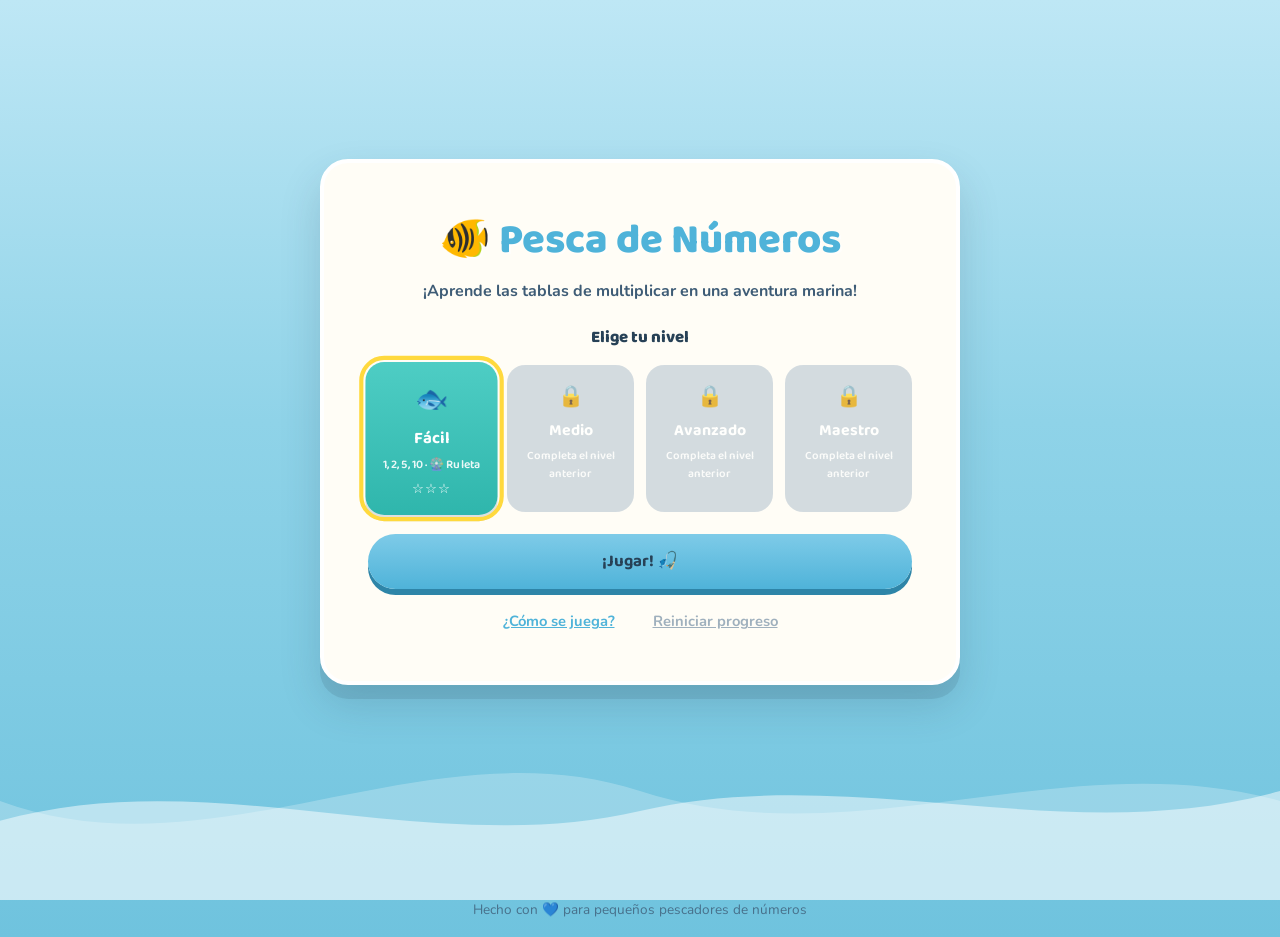
<file: index.html>
<!DOCTYPE html>
<html lang="es">
<head>
<meta charset="UTF-8">
<meta name="viewport" content="width=device-width, initial-scale=1.0, maximum-scale=1, user-scalable=no">
<title>🎣 Pesca de Números — Aprende las tablas de multiplicar</title>
<meta name="description" content="Juego educativo de aventura marina para aprender las tablas de multiplicar del 1 al 10, incluyendo la regla del cero.">

<!-- Tipografías redondas y amigables para niños (Google Fonts) -->
<link rel="preconnect" href="https://fonts.googleapis.com">
<link rel="preconnect" href="https://fonts.gstatic.com" crossorigin>
<link href="https://fonts.googleapis.com/css2?family=Baloo+2:wght@500;600;700;800&family=Nunito:wght@400;600;700;800&display=swap" rel="stylesheet">

<link rel="icon" href="data:image/svg+xml,<svg xmlns=%22http://www.w3.org/2000/svg%22 viewBox=%220 0 100 100%22><text y=%22.9em%22 font-size=%2290%22>🐟</text></svg>">
<link rel="stylesheet" href="css/style.css">
</head>
<body>

<!-- Fondo decorativo de olas (SVG inline, sin dependencias externas) -->
<div class="ocean-bg" aria-hidden="true">
  <svg class="wave wave-back" viewBox="0 0 1440 200" preserveAspectRatio="none">
    <path d="M0,100 C 240,180 480,20 720,90 C 960,160 1200,40 1440,100 L1440,200 L0,200 Z"></path>
  </svg>
  <svg class="wave wave-front" viewBox="0 0 1440 200" preserveAspectRatio="none">
    <path d="M0,120 C 240,60 480,160 720,110 C 960,60 1200,150 1440,90 L1440,200 L0,200 Z"></path>
  </svg>
  <span class="bubble b1">🫧</span>
  <span class="bubble b2">🫧</span>
  <span class="bubble b3">🫧</span>
</div>

<main id="app" role="main">

  <!-- ============ PANTALLA 1: INICIO ============ -->
  <section id="screen-start" class="screen active" aria-label="Pantalla de inicio">
    <div class="card start-card">
      <h1 class="game-title">
        <span class="title-fish">🐠</span> Pesca de Números
      </h1>
      <p class="game-subtitle">¡Aprende las tablas de multiplicar en una aventura marina!</p>

      <div class="level-select" id="level-select">
        <h2 class="section-label">Elige tu nivel</h2>
        <div class="level-grid" id="level-grid">
          <!-- Los botones de nivel se generan dinámicamente en game.js -->
        </div>
      </div>

      <button id="btn-play" class="btn btn-primary btn-huge">
        <span>¡Jugar! </span><span aria-hidden="true">🎣</span>
      </button>

      <div class="start-footer">
        <button id="btn-how-to-play" class="btn-link">¿Cómo se juega?</button>
        <button id="btn-reset-progress" class="btn-link btn-link-muted">Reiniciar progreso</button>
      </div>
    </div>
  </section>

  <!-- ============ PANTALLA 2: CÓMO JUGAR ============ -->
  <section id="screen-help" class="screen" aria-label="Instrucciones">
    <div class="card help-card">
      <h2 class="section-title">🎓 ¿Cómo se juega?</h2>
      <ul class="help-list">
        <li><span class="help-icon">🎡</span> <b>Nivel 1:</b> gira la ruleta para descubrir tu problema.</li>
        <li><span class="help-icon">🚤</span> <b>Nivel 2:</b> dispara al blanco flotante con la respuesta correcta.</li>
        <li><span class="help-icon">📦</span> <b>Nivel 3:</b> rompe la caja del carguero y elige la respuesta correcta.</li>
        <li><span class="help-icon">🌊</span> <b>Nivel 4:</b> ¡mezcla de los tres, contra el tiempo!</li>
        <li><span class="help-icon">❤️</span> Tienes 3 vidas. Si fallas, ¡pierdes una!</li>
        <li><span class="help-icon">0️⃣</span> Recuerda: cualquier número multiplicado por 0 es siempre 0.</li>
        <li><span class="help-icon">🏆</span> Completa los 20 problemas para ganar estrellas y desbloquear el siguiente nivel.</li>
      </ul>
      <button class="btn btn-secondary" id="btn-help-back">Entendido, ¡a jugar!</button>
    </div>
  </section>

  <!-- ============ PANTALLA 3: NIVEL 1 — RULETA ============ -->
  <section id="screen-wheel" class="screen" aria-label="Ruleta de problemas">
    <div class="card wheel-card">
      <button class="btn-back js-btn-back" aria-label="Volver al menú">⬅️ Menú</button>
      <div class="hud">
        <div class="hud-item js-hud-level-name">Nivel</div>
        <div class="hud-item hud-lives js-hud-lives">❤️❤️❤️</div>
        <div class="hud-item js-hud-progress">0 / 20</div>
        <div class="hud-item hud-timer js-hud-timer" hidden>⏱️ --</div>
      </div>

      <h2 class="wheel-title">¡Gira la ruleta!</h2>

      <div class="wheel-wrapper">
        <div class="wheel-pointer" aria-hidden="true">▼</div>
        <svg id="wheel" class="wheel" viewBox="0 0 300 300" aria-hidden="true"></svg>
        <div class="wheel-hub">🎣</div>
      </div>

      <button id="btn-spin" class="btn btn-primary btn-huge">¡Girar! 🌀</button>
    </div>
  </section>

  <!-- ============ PANTALLA 4: PREGUNTA (usada tras la ruleta) ============ -->
  <section id="screen-quiz" class="screen" aria-label="Pregunta de multiplicación">
    <div class="card quiz-card">
      <button class="btn-back js-btn-back" aria-label="Volver al menú">⬅️ Menú</button>
      <div class="hud">
        <div class="hud-item js-hud-level-name">Nivel</div>
        <div class="hud-item hud-lives js-hud-lives">❤️❤️❤️</div>
        <div class="hud-item js-hud-progress">0 / 20</div>
        <div class="hud-item hud-timer js-hud-timer" hidden>⏱️ --</div>
      </div>

      <!-- Estanque de progreso: peces pescados -->
      <div class="pond js-pond" aria-label="Progreso: peces pescados"></div>

      <div class="problem-box">
        <div class="problem-fish" aria-hidden="true">🐡</div>
        <div class="problem-text" id="problem-text">? × ? = ?</div>
      </div>

      <div class="answers-grid" id="answers-grid">
        <!-- Botones de respuesta generados dinámicamente -->
      </div>

      <div class="feedback" id="feedback" aria-live="polite"></div>
    </div>
  </section>

  <!-- ============ PANTALLA 5: NIVEL 2 — DISPARO SUBMARINO ============ -->
  <section id="screen-shoot" class="screen" aria-label="Nivel de disparo submarino">
    <div class="card shoot-card">
      <button class="btn-back js-btn-back" aria-label="Volver al menú">⬅️ Menú</button>
      <div class="hud">
        <div class="hud-item js-hud-level-name">Nivel</div>
        <div class="hud-item hud-lives js-hud-lives">❤️❤️❤️</div>
        <div class="hud-item js-hud-progress">0 / 20</div>
        <div class="hud-item hud-timer js-hud-timer" hidden>⏱️ --</div>
      </div>

      <div class="pond js-pond" aria-label="Progreso"></div>

      <div class="problem-box shoot-problem">
        <div class="problem-text" id="shoot-problem-text">? × ? = ?</div>
      </div>
      <p class="mode-hint">🎯 ¡Toca el blanco con la respuesta correcta!</p>

      <div class="sea-scene" id="sea-scene">
        <div class="ship" aria-hidden="true">🚤</div>
        <!-- Los blancos (minas numeradas) se generan dinámicamente -->
      </div>

      <div class="feedback" id="shoot-feedback" aria-live="polite"></div>
    </div>
  </section>

  <!-- ============ PANTALLA 6: NIVEL 3 — CAJAS DE CARGUERO ============ -->
  <section id="screen-crate" class="screen" aria-label="Nivel de cajas de carguero">
    <div class="card crate-card">
      <button class="btn-back js-btn-back" aria-label="Volver al menú">⬅️ Menú</button>
      <div class="hud">
        <div class="hud-item js-hud-level-name">Nivel</div>
        <div class="hud-item hud-lives js-hud-lives">❤️❤️❤️</div>
        <div class="hud-item js-hud-progress">0 / 20</div>
        <div class="hud-item hud-timer js-hud-timer" hidden>⏱️ --</div>
      </div>

      <div class="pond js-pond" aria-label="Progreso"></div>

      <div class="crate-scene" id="crate-scene">
        <span class="crate-deco crate-deco-1" aria-hidden="true">📦</span>
        <span class="crate-deco crate-deco-2" aria-hidden="true">📦</span>
        <button class="crate" id="crate-box" aria-label="Romper la caja">📦</button>
        <p class="mode-hint" id="crate-hint">🚢 ¡Toca la caja para romperla!</p>
      </div>

      <div class="crate-question" id="crate-question" hidden>
        <div class="problem-box">
          <div class="problem-text" id="crate-problem-text">? × ? = ?</div>
        </div>
        <div class="answers-grid" id="crate-answers-grid"></div>
      </div>

      <div class="feedback" id="crate-feedback" aria-live="polite"></div>
    </div>
  </section>

  <!-- ============ PANTALLA 7: NIVEL COMPLETADO ============ -->
  <section id="screen-victory" class="screen" aria-label="Nivel completado">
    <div class="card victory-card">
      <div class="confetti" id="confetti" aria-hidden="true"></div>
      <h2 class="victory-title">🎉 ¡Nivel completado!</h2>
      <div class="stars-row" id="stars-row">
        <span class="star">⭐</span>
        <span class="star">⭐</span>
        <span class="star">⭐</span>
      </div>
      <p class="victory-message" id="victory-message">¡Excelente trabajo, pescador de números!</p>

      <div class="stats-grid">
        <div class="stat">
          <span class="stat-value" id="stat-correct">0</span>
          <span class="stat-label">Correctas ✅</span>
        </div>
        <div class="stat">
          <span class="stat-value" id="stat-wrong">0</span>
          <span class="stat-label">Incorrectas ❌</span>
        </div>
        <div class="stat">
          <span class="stat-value" id="stat-time">0s</span>
          <span class="stat-label">Tiempo ⏱️</span>
        </div>
      </div>

      <div class="victory-actions">
        <button id="btn-retry" class="btn btn-secondary">🔁 Repetir nivel</button>
        <button id="btn-next-level" class="btn btn-primary">Siguiente nivel ➡️</button>
        <button id="btn-menu-from-victory" class="btn btn-link-btn">🏠 Menú principal</button>
      </div>
    </div>
  </section>

  <!-- ============ PANTALLA 8: JUEGO TERMINADO (sin vidas) ============ -->
  <section id="screen-gameover" class="screen" aria-label="Juego terminado">
    <div class="card gameover-card">
      <h2 class="gameover-title">🌊 ¡Te quedaste sin vidas!</h2>
      <p class="gameover-message" id="gameover-message">No te preocupes, ¡cada pescador experto también falla! Inténtalo de nuevo.</p>
      <div class="stats-grid">
        <div class="stat">
          <span class="stat-value" id="stat-correct-go">0</span>
          <span class="stat-label">Correctas ✅</span>
        </div>
        <div class="stat">
          <span class="stat-value" id="stat-wrong-go">0</span>
          <span class="stat-label">Incorrectas ❌</span>
        </div>
      </div>
      <div class="victory-actions">
        <button id="btn-retry-go" class="btn btn-primary">🔁 Intentar de nuevo</button>
        <button id="btn-menu-from-gameover" class="btn btn-link-btn">🏠 Menú principal</button>
      </div>
    </div>
  </section>

</main>

<footer class="site-footer">
  Hecho con 💙 para pequeños pescadores de números
</footer>

<script src="js/game.js"></script>
</body>
</html>
</file>
<file: css/style.css>
/* =========================================================
   PESCA DE NÚMEROS — Hoja de estilos principal
   Tema: aventura marina | Paleta: pastel alegre
   ========================================================= */

:root {
  /* Paleta pastel */
  --sky:        #7ECBE8;
  --sky-deep:   #4FB3D9;
  --aqua:       #4ECDC4;
  --aqua-deep:  #2FB6AC;
  --sun:        #FFD93D;
  --sun-deep:   #F5B700;
  --orange:     #FFB570;
  --orange-deep:#FF9A4D;
  --coral:      #FF6B6B;
  --coral-deep: #F14C4C;
  --ink:        #274156;
  --ink-soft:   #3E5C76;
  --white:      #FFFFFF;
  --cream:      #FFFDF6;
  --success:    #4CD787;
  --wood:       #C88B4A;
  --wood-deep:  #A96A2E;
  --shadow:     0 6px 0 rgba(39, 65, 86, 0.15);

  --radius-lg: 28px;
  --radius-md: 18px;
  --radius-sm: 12px;

  --font-display: 'Baloo 2', system-ui, sans-serif;
  --font-body: 'Nunito', system-ui, sans-serif;
}

* { box-sizing: border-box; }

html, body {
  margin: 0;
  padding: 0;
  min-height: 100vh;
}

body {
  font-family: var(--font-body);
  color: var(--ink);
  background: linear-gradient(180deg, #BEE7F5 0%, #8FD3E8 45%, #6FC3DE 100%);
  overflow-x: hidden;
  position: relative;
}

h1, h2, h3, .btn, .hud-item, .problem-text, .stat-value {
  font-family: var(--font-display);
}

/* =========================================================
   FONDO OCEÁNICO DECORATIVO
   ========================================================= */
.ocean-bg {
  position: fixed;
  inset: 0;
  z-index: 0;
  pointer-events: none;
  overflow: hidden;
}

.wave {
  position: absolute;
  bottom: 0;
  left: 0;
  width: 100%;
  height: 22vh;
  min-height: 140px;
}
.wave path { fill: rgba(255,255,255,0.35); }
.wave-front path { fill: rgba(255,255,255,0.5); }
.wave-back { animation: wave-drift 12s ease-in-out infinite; opacity: .7; }
.wave-front { animation: wave-drift 8s ease-in-out infinite reverse; }

@keyframes wave-drift {
  0%, 100% { transform: translateX(0); }
  50% { transform: translateX(-3%); }
}

.bubble {
  position: absolute;
  bottom: -40px;
  font-size: 1.4rem;
  opacity: 0.55;
  animation: rise 9s linear infinite;
}
.b1 { left: 12%; animation-delay: 0s; }
.b2 { left: 55%; animation-delay: 3s; font-size: 1rem; }
.b3 { left: 80%; animation-delay: 6s; font-size: 1.8rem; }

@keyframes rise {
  0%   { transform: translateY(0) translateX(0); opacity: 0; }
  10%  { opacity: 0.6; }
  100% { transform: translateY(-110vh) translateX(20px); opacity: 0; }
}

@media (prefers-reduced-motion: reduce) {
  .wave-back, .wave-front, .bubble { animation: none !important; }
}

/* =========================================================
   LAYOUT GENERAL
   ========================================================= */
#app {
  position: relative;
  z-index: 1;
  min-height: 100vh;
  display: flex;
  align-items: center;
  justify-content: center;
  padding: 24px 16px 80px;
}

.screen {
  display: none;
  width: 100%;
  max-width: 640px;
}
.screen.active {
  display: block;
  animation: screen-in .35s ease both;
}

@keyframes screen-in {
  from { opacity: 0; transform: translateY(14px) scale(.98); }
  to   { opacity: 1; transform: translateY(0) scale(1); }
}

.card {
  position: relative;
  background: var(--cream);
  border-radius: var(--radius-lg);
  padding: 28px 24px 32px;
  box-shadow: 0 14px 0 rgba(39,65,86,0.12), 0 20px 40px rgba(39,65,86,0.18);
  border: 4px solid var(--white);
  text-align: center;
}

.site-footer {
  position: relative;
  z-index: 1;
  text-align: center;
  color: var(--ink-soft);
  font-size: .85rem;
  padding-bottom: 18px;
  opacity: 0.8;
}

/* Botón "Menú" presente en las pantallas de juego */
.btn-back {
  position: absolute;
  top: 14px;
  left: 14px;
  z-index: 5;
  background: var(--white);
  border: none;
  border-radius: 100px;
  padding: 7px 14px;
  font-family: var(--font-body);
  font-weight: 800;
  font-size: .82rem;
  color: var(--ink-soft);
  cursor: pointer;
  box-shadow: 0 3px 0 rgba(39,65,86,0.15);
}
.btn-back:active { transform: translateY(2px); box-shadow: none; }

/* =========================================================
   PANTALLA DE INICIO
   ========================================================= */
.game-title {
  font-size: clamp(1.8rem, 6vw, 2.6rem);
  font-weight: 800;
  color: var(--sky-deep);
  margin: 4px 0 6px;
  text-shadow: 2px 2px 0 rgba(255,255,255,0.6);
}
.title-fish { display: inline-block; animation: bob 2.4s ease-in-out infinite; }
@keyframes bob { 0%,100%{ transform: translateY(0) rotate(0deg);} 50%{ transform: translateY(-6px) rotate(-6deg);} }

.game-subtitle {
  font-size: 1rem;
  color: var(--ink-soft);
  margin: 0 0 22px;
  font-weight: 700;
}

.section-label {
  font-size: 1.05rem;
  color: var(--ink);
  margin: 0 0 14px;
  font-weight: 800;
}

.level-select { margin-bottom: 22px; }

.level-grid {
  display: grid;
  grid-template-columns: repeat(2, 1fr);
  gap: 12px;
}

.level-btn {
  position: relative;
  border: none;
  border-radius: var(--radius-md);
  padding: 16px 10px 14px;
  font-family: var(--font-display);
  font-weight: 700;
  font-size: 1rem;
  cursor: pointer;
  color: var(--white);
  box-shadow: var(--shadow);
  transition: transform .12s ease, box-shadow .12s ease;
  display: flex;
  flex-direction: column;
  align-items: center;
  gap: 4px;
}
.level-btn:active { transform: translateY(4px); box-shadow: 0 2px 0 rgba(39,65,86,0.15); }
.level-btn .level-emoji { font-size: 1.6rem; }
.level-btn .level-sub { font-size: .72rem; font-weight: 600; opacity: .9; }

.level-btn[data-level="0"] { background: linear-gradient(180deg, var(--aqua) 0%, var(--aqua-deep) 100%); }
.level-btn[data-level="1"] { background: linear-gradient(180deg, var(--sky) 0%, var(--sky-deep) 100%); }
.level-btn[data-level="2"] { background: linear-gradient(180deg, var(--orange) 0%, var(--orange-deep) 100%); }
.level-btn[data-level="3"] { background: linear-gradient(180deg, var(--coral) 0%, var(--coral-deep) 100%); }

.level-btn.selected { outline: 4px solid var(--sun); outline-offset: 2px; transform: scale(1.04); }
.level-btn.locked { background: #C9D3DA; cursor: not-allowed; box-shadow: none; opacity: .8; }
.level-btn.locked:active { transform: none; }
.level-btn .lock-icon { font-size: 1.3rem; }

.level-stars { font-size: .8rem; letter-spacing: 1px; }

/* Botones generales */
.btn {
  font-family: var(--font-display);
  font-weight: 700;
  border: none;
  border-radius: 100px;
  cursor: pointer;
  transition: transform .12s ease, box-shadow .12s ease, filter .12s ease;
  color: var(--white);
}
.btn:active { transform: translateY(4px); }

.btn-huge {
  width: 100%;
  padding: 16px 20px;
  font-size: 1.25rem;
  background: linear-gradient(180deg, var(--sun) 0%, var(--sun-deep) 100%);
  color: var(--ink);
  box-shadow: 0 6px 0 #C98F00;
}
.btn-huge:active { box-shadow: 0 2px 0 #C98F00; }

.btn-primary {
  background: linear-gradient(180deg, var(--sky) 0%, var(--sky-deep) 100%);
  box-shadow: 0 6px 0 #2E85A8;
  padding: 14px 22px;
  font-size: 1.05rem;
}
.btn-primary:active { box-shadow: 0 2px 0 #2E85A8; }

.btn-secondary {
  background: linear-gradient(180deg, var(--aqua) 0%, var(--aqua-deep) 100%);
  box-shadow: 0 6px 0 #1F8E86;
  padding: 14px 22px;
  font-size: 1.05rem;
}
.btn-secondary:active { box-shadow: 0 2px 0 #1F8E86; }

.btn-link, .btn-link-btn {
  background: none;
  border: none;
  color: var(--sky-deep);
  font-family: var(--font-body);
  font-weight: 700;
  text-decoration: underline;
  cursor: pointer;
  font-size: .92rem;
  padding: 6px 10px;
}
.btn-link-muted { color: #9FB0BD; }

.start-footer {
  margin-top: 16px;
  display: flex;
  justify-content: center;
  gap: 18px;
  flex-wrap: wrap;
}

/* =========================================================
   PANTALLA DE AYUDA
   ========================================================= */
.section-title {
  color: var(--sky-deep);
  font-size: 1.5rem;
  margin-top: 4px;
}
.help-list {
  list-style: none;
  padding: 0;
  margin: 18px 0 24px;
  text-align: left;
  display: flex;
  flex-direction: column;
  gap: 12px;
}
.help-list li {
  background: #EAF7FB;
  border-radius: var(--radius-sm);
  padding: 12px 14px;
  font-weight: 700;
  color: var(--ink);
  display: flex;
  align-items: center;
  gap: 10px;
}
.help-icon { font-size: 1.4rem; flex-shrink: 0; }

/* =========================================================
   HUD (encabezado del juego)
   ========================================================= */
.hud {
  display: flex;
  justify-content: center;
  align-items: center;
  flex-wrap: wrap;
  gap: 8px;
  margin: 30px 0 14px;
}
.hud-item {
  background: #EAF7FB;
  border-radius: 100px;
  padding: 6px 14px;
  font-weight: 700;
  font-size: .95rem;
  color: var(--ink);
}
.hud-lives { letter-spacing: 2px; }
.hud-timer { background: #FFE9D6; color: var(--orange-deep); }
.hud-timer.warning { background: #FFD6D6; color: var(--coral-deep); animation: pulse .8s infinite; }

@keyframes pulse { 0%,100%{transform:scale(1);} 50%{transform:scale(1.08);} }

/* =========================================================
   RULETA
   ========================================================= */
.wheel-title {
  color: var(--sky-deep);
  margin: 4px 0 18px;
}
.wheel-wrapper {
  position: relative;
  width: min(280px, 78vw);
  aspect-ratio: 1/1;
  margin: 0 auto 24px;
}
.wheel-pointer {
  position: absolute;
  top: -14px;
  left: 50%;
  transform: translateX(-50%);
  font-size: 1.8rem;
  color: var(--coral-deep);
  z-index: 3;
  filter: drop-shadow(0 2px 1px rgba(0,0,0,0.2));
}
.wheel {
  width: 100%;
  height: 100%;
  border-radius: 50%;
  box-shadow: 0 0 0 8px var(--white), 0 10px 24px rgba(39,65,86,0.3);
  transition: transform 3.2s cubic-bezier(0.15, 0.85, 0.2, 1);
}
.wheel-hub {
  position: absolute;
  top: 50%;
  left: 50%;
  transform: translate(-50%, -50%);
  width: 54px;
  height: 54px;
  background: var(--white);
  border-radius: 50%;
  display: flex;
  align-items: center;
  justify-content: center;
  font-size: 1.5rem;
  box-shadow: 0 3px 8px rgba(0,0,0,0.25);
  z-index: 2;
}

/* =========================================================
   ESTANQUE / BODEGA DE PROGRESO
   ========================================================= */
.pond {
  background: linear-gradient(180deg, #C9EEF7 0%, #9FDCEE 100%);
  border-radius: var(--radius-md);
  padding: 10px 12px;
  min-height: 46px;
  display: flex;
  flex-wrap: wrap;
  align-content: flex-start;
  gap: 4px;
  margin-bottom: 16px;
  border: 3px solid var(--white);
}
.pond .fish-caught {
  font-size: 1.2rem;
  animation: pop-in .35s ease;
}
@keyframes pop-in {
  from { transform: scale(0); opacity: 0; }
  to   { transform: scale(1); opacity: 1; }
}

/* =========================================================
   PREGUNTA / PROBLEMA (común a ruleta, disparo y cajas)
   ========================================================= */
.problem-box {
  background: linear-gradient(180deg, var(--sky) 0%, var(--sky-deep) 100%);
  border-radius: var(--radius-md);
  padding: 22px 16px;
  margin-bottom: 16px;
  position: relative;
  overflow: hidden;
}
.problem-fish {
  position: absolute;
  font-size: 3rem;
  opacity: 0.25;
  top: -6px;
  right: -6px;
  transform: rotate(10deg);
}
.problem-text {
  color: var(--white);
  font-size: clamp(1.8rem, 8vw, 2.6rem);
  font-weight: 800;
  letter-spacing: 1px;
  text-shadow: 2px 2px 0 rgba(0,0,0,0.12);
  position: relative;
}

.mode-hint {
  font-weight: 700;
  color: var(--ink-soft);
  font-size: .92rem;
  margin: 0 0 12px;
}

.answers-grid {
  display: grid;
  grid-template-columns: repeat(2, 1fr);
  gap: 12px;
  margin-bottom: 16px;
}

.answer-btn {
  font-family: var(--font-display);
  font-size: 1.4rem;
  font-weight: 700;
  padding: 18px 8px;
  border: none;
  border-radius: var(--radius-md);
  background: var(--white);
  color: var(--ink);
  cursor: pointer;
  box-shadow: 0 5px 0 #D8E4EA, 0 6px 12px rgba(39,65,86,0.12);
  transition: transform .12s ease, box-shadow .12s ease, background .15s ease, color .15s ease;
}
.answer-btn:active { transform: translateY(3px); }
.answer-btn:disabled { cursor: default; }

.answer-btn.correct {
  background: var(--success);
  color: var(--white);
  box-shadow: 0 5px 0 #2FA968;
  animation: correct-pop .4s ease;
}
.answer-btn.wrong {
  background: var(--coral);
  color: var(--white);
  box-shadow: 0 5px 0 var(--coral-deep);
  animation: shake .4s ease;
}
@keyframes correct-pop {
  0% { transform: scale(1); }
  40% { transform: scale(1.08); }
  100% { transform: scale(1); }
}
@keyframes shake {
  0%, 100% { transform: translateX(0); }
  20% { transform: translateX(-8px); }
  40% { transform: translateX(8px); }
  60% { transform: translateX(-6px); }
  80% { transform: translateX(6px); }
}

.feedback {
  min-height: 34px;
  font-weight: 800;
  font-size: 1.1rem;
  color: var(--ink);
}
.feedback.feedback-good { color: #2FA968; }
.feedback.feedback-bad { color: var(--coral-deep); }

/* =========================================================
   NIVEL 2 — DISPARO SUBMARINO
   ========================================================= */
.shoot-problem { margin-bottom: 8px; }

.sea-scene {
  position: relative;
  height: 260px;
  background: linear-gradient(180deg, #6FC3DE 0%, #2E85A8 100%);
  border-radius: var(--radius-md);
  border: 3px solid var(--white);
  overflow: hidden;
  margin-bottom: 14px;
}
.sea-scene::before {
  /* Textura de burbujas/luz sutil en el agua */
  content: '';
  position: absolute;
  inset: 0;
  background: radial-gradient(circle at 20% 20%, rgba(255,255,255,0.15), transparent 40%),
              radial-gradient(circle at 80% 60%, rgba(255,255,255,0.1), transparent 45%);
  pointer-events: none;
}

.ship {
  position: absolute;
  bottom: 6px;
  left: 50%;
  transform: translateX(-50%);
  font-size: 2.6rem;
  filter: drop-shadow(0 4px 3px rgba(0,0,0,0.25));
  z-index: 2;
}

.target-mine {
  position: absolute;
  transform: translate(-50%, -50%);
  min-width: 52px;
  height: 52px;
  padding: 0 8px;
  border-radius: 50%;
  background: radial-gradient(circle at 35% 30%, #FFEFC2, var(--sun-deep) 75%);
  border: 3px solid var(--white);
  color: var(--ink);
  font-family: var(--font-display);
  font-weight: 800;
  font-size: 1.1rem;
  display: flex;
  align-items: center;
  justify-content: center;
  cursor: pointer;
  box-shadow: 0 4px 8px rgba(0,0,0,0.25);
  animation: target-drift 3.4s ease-in-out infinite;
  z-index: 1;
}
.target-mine:nth-child(odd) { animation-direction: alternate; }
.target-mine:nth-child(3n) { animation-duration: 2.6s; }
.target-mine:nth-child(4n) { animation-duration: 4.1s; }

@keyframes target-drift {
  0%, 100% { margin-left: -14px; margin-top: -6px; }
  50% { margin-left: 14px; margin-top: 6px; }
}

.target-mine.hit {
  background: radial-gradient(circle, var(--success), #2FA968);
  animation: none;
  transform: translate(-50%, -50%) scale(1.25);
  opacity: 0;
  transition: transform .35s ease, opacity .35s ease;
}
.target-mine.miss {
  background: radial-gradient(circle, var(--coral), var(--coral-deep));
  animation: none;
}

.torpedo {
  position: absolute;
  font-size: 1.4rem;
  z-index: 3;
  pointer-events: none;
  transition: left .28s linear, top .28s linear;
  transform: translate(-50%, -50%);
}

.explosion {
  position: absolute;
  font-size: 1.8rem;
  z-index: 4;
  pointer-events: none;
  transform: translate(-50%, -50%) scale(0.4);
  opacity: 1;
  animation: explode .45s ease forwards;
}
@keyframes explode {
  0% { transform: translate(-50%, -50%) scale(0.4); opacity: 1; }
  60% { transform: translate(-50%, -50%) scale(1.3); opacity: 1; }
  100% { transform: translate(-50%, -50%) scale(1.6); opacity: 0; }
}

/* =========================================================
   NIVEL 3 — CAJAS DE CARGUERO
   ========================================================= */
.crate-scene {
  position: relative;
  background: linear-gradient(180deg, #E9D3A8 0%, var(--wood) 100%);
  border-radius: var(--radius-md);
  border: 3px solid var(--white);
  padding: 26px 16px 18px;
  margin-bottom: 14px;
  overflow: hidden;
}
.crate-deco {
  position: absolute;
  font-size: 2rem;
  opacity: 0.55;
}
.crate-deco-1 { bottom: 10px; left: 8%; transform: rotate(-8deg); }
.crate-deco-2 { bottom: 10px; right: 8%; transform: rotate(10deg); }

.crate {
  display: block;
  margin: 0 auto 10px;
  font-size: 4.4rem;
  line-height: 1;
  background: none;
  border: none;
  cursor: pointer;
  filter: drop-shadow(0 6px 4px rgba(0,0,0,0.25));
  animation: crate-bob 2.6s ease-in-out infinite;
  transition: transform .15s ease;
}
.crate:active { transform: scale(0.92); }
.crate.breaking {
  animation: crate-shake .4s ease;
}
.crate.broken {
  animation: crate-pop-out .35s ease forwards;
}

@keyframes crate-bob {
  0%, 100% { transform: translateY(0); }
  50% { transform: translateY(-6px); }
}
@keyframes crate-shake {
  0%, 100% { transform: translateX(0) rotate(0deg); }
  20% { transform: translateX(-6px) rotate(-4deg); }
  40% { transform: translateX(6px) rotate(4deg); }
  60% { transform: translateX(-5px) rotate(-3deg); }
  80% { transform: translateX(5px) rotate(3deg); }
}
@keyframes crate-pop-out {
  to { transform: scale(0); opacity: 0; }
}

.crate-question {
  animation: screen-in .3s ease both;
}

/* =========================================================
   VICTORIA
   ========================================================= */
.victory-title {
  color: var(--sun-deep);
  font-size: 1.7rem;
  margin: 4px 0 10px;
}
.stars-row {
  font-size: 2.6rem;
  margin-bottom: 10px;
  letter-spacing: 6px;
}
.stars-row .star { opacity: .25; display: inline-block; transition: opacity .2s ease, transform .2s ease; }
.stars-row .star.earned {
  opacity: 1;
  animation: star-pop .5s ease both;
}
@keyframes star-pop {
  0% { transform: scale(0) rotate(-30deg); }
  60% { transform: scale(1.3) rotate(10deg); }
  100% { transform: scale(1) rotate(0deg); }
}

.victory-message {
  font-weight: 700;
  color: var(--ink-soft);
  margin-bottom: 18px;
}

.stats-grid {
  display: grid;
  grid-template-columns: repeat(3, 1fr);
  gap: 10px;
  margin-bottom: 22px;
}
.gameover-card .stats-grid { grid-template-columns: repeat(2, 1fr); }

.stat {
  background: #EAF7FB;
  border-radius: var(--radius-sm);
  padding: 12px 6px;
  display: flex;
  flex-direction: column;
  gap: 2px;
}
.stat-value { font-size: 1.4rem; font-weight: 800; color: var(--sky-deep); }
.stat-label { font-size: .78rem; font-weight: 700; color: var(--ink-soft); }

.victory-actions {
  display: flex;
  flex-direction: column;
  gap: 10px;
}

.confetti {
  position: absolute;
  inset: 0;
  pointer-events: none;
  overflow: hidden;
  border-radius: var(--radius-lg);
}
.confetti span {
  position: absolute;
  top: -20px;
  font-size: 1.2rem;
  animation: confetti-fall 2.6s ease-in forwards;
}
@keyframes confetti-fall {
  to { transform: translateY(420px) rotate(320deg); opacity: 0; }
}

/* =========================================================
   GAME OVER
   ========================================================= */
.gameover-title {
  color: var(--coral-deep);
  font-size: 1.5rem;
}
.gameover-message {
  color: var(--ink-soft);
  font-weight: 700;
  margin-bottom: 18px;
}

/* =========================================================
   RESPONSIVE
   ========================================================= */
@media (min-width: 480px) {
  .answers-grid { gap: 14px; }
  .answer-btn { font-size: 1.6rem; }
}

@media (min-width: 720px) {
  .card { padding: 40px 44px 44px; }
  .level-grid { grid-template-columns: repeat(4, 1fr); }
  .victory-actions { flex-direction: row; justify-content: center; }
  .victory-actions .btn { flex: 1; }
  .sea-scene { height: 300px; }
}

@media (max-width: 360px) {
  .card { padding: 20px 14px 26px; }
  .problem-text { font-size: 1.6rem; }
  .sea-scene { height: 220px; }
  .target-mine { min-width: 44px; height: 44px; font-size: .95rem; }
}

/* Accesibilidad: foco visible */
button:focus-visible {
  outline: 3px solid var(--sun-deep);
  outline-offset: 3px;
}
</file>
